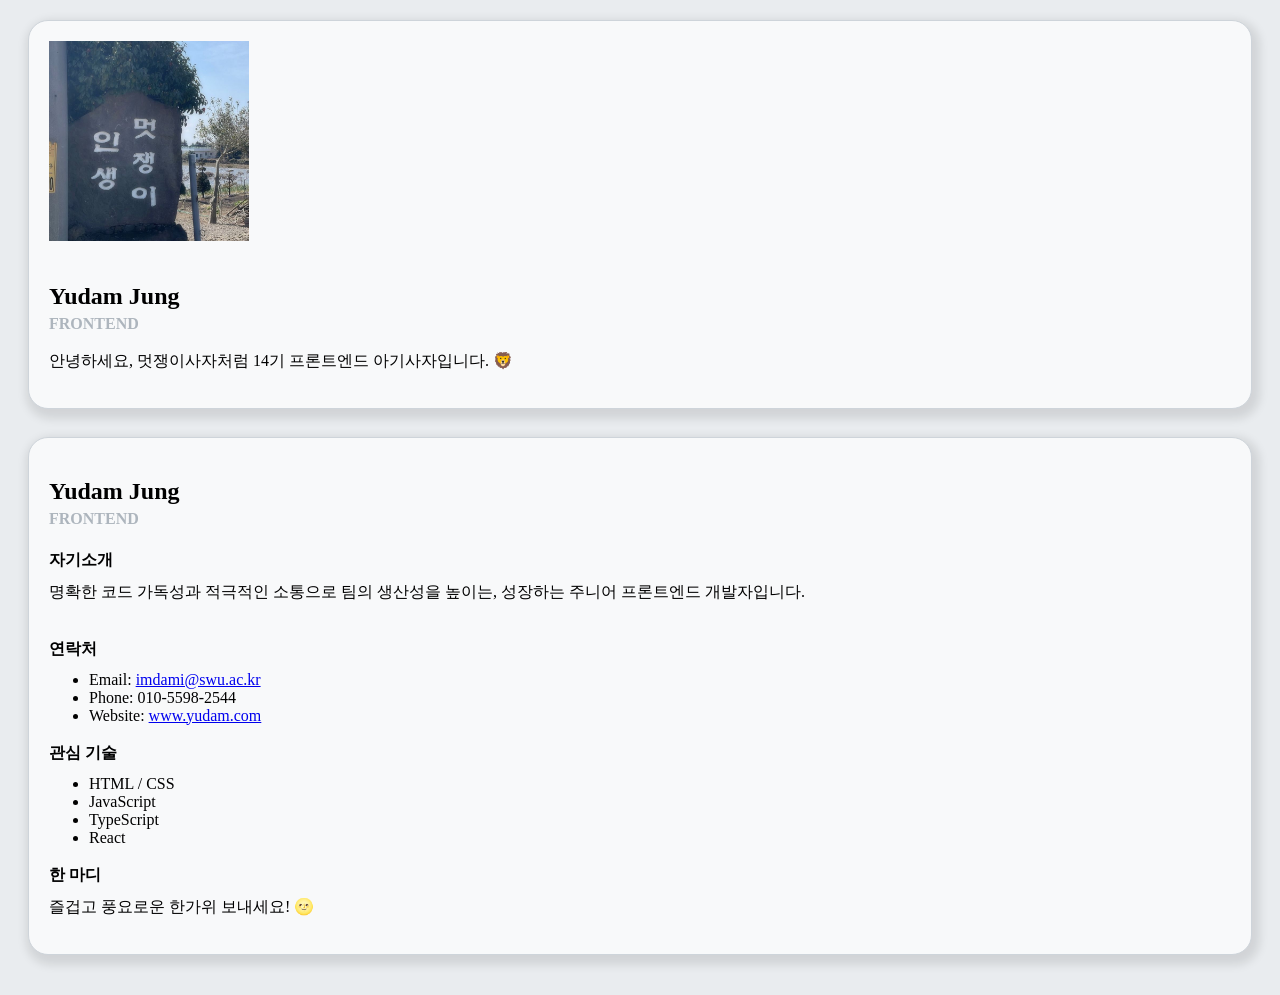
<file: Mission01/index.html>
<!DOCTYPE html>
<html>

<head>
    <meta charset="utf-8">
    <title>자기소개 페이지 만들기</title>
    <link rel="stylesheet" href="style.css">
</head>

<body>
    <div class="profile-summary-card">
        <div class="profile-img">
            <img src="profile-img.jpg" alt="프로필이미지">
        </div>
        <br>
        <div class="name-role">
            <h2>Yudam Jung</h2>
            <h4>FRONTEND</h4>
        </div>
        <p>안녕하세요, 멋쟁이사자처럼 14기 프론트엔드 아기사자입니다. 🦁</p>
    </div>
    <br>
    <div class="profile-detail-card">
        <div class="name-role">
            <h2>Yudam Jung</h2>
            <h4>FRONTEND</h4>
        </div>
        <br>
        <h4>자기소개</h4>
        <p>명확한 코드 가독성과 적극적인 소통으로 팀의 생산성을 높이는, 성장하는 주니어 프론트엔드 개발자입니다.</p>
        <br>
        <h4>연락처</h4>
        <ul>
            <li>Email: <a href="mailto:" imdami@swu.ac.kr>imdami@swu.ac.kr</a></li>
            <li>Phone: 010-5598-2544</li>
            <li>Website: <a href="www.yudam.com">www.yudam.com</a></li>
        </ul>
        <h4>관심 기술</h4>
        <ul>
            <li>HTML / CSS</li>
            <li>JavaScript</li>
            <li>TypeScript</li>
            <li>React</li>
        </ul>
        <h4>한 마디</h4>
        <p>즐겁고 풍요로운 한가위 보내세요! 🌝</p>
    </div>
</body>

</html>
</file>
<file: Mission01/style.css>
html {
    background-color: #e9ecef;
}

.profile-summary-card {
    width: auto;
    height: auto;
    background-color: #f8f9fa;
    border: 1px solid #ced4da;
    border-radius: 20px;
    display: flex;
    flex-direction: column;
    justify-content: center;
    padding: 20px;
    margin: 20px 20px 5px 20px;
    box-shadow: 3px 5px 10px 5px rgba(0, 0, 0, 0.1);
}

.profile-image {
    width: 200px;
    height: 200px;
    overflow: hidden;
}

.profile-summary-card img {
    width: 200px;
    aspect-ratio: 1/1;
    object-fit: cover;
}

.profile-summary-card .name-role h4,
.profile-detail-card .name-role h4 {
    margin-top: -15px;
    margin-bottom: 2px;
    color: #adb5bd;
}

.profile-detail-card {
    width: auto;
    height: auto;
    background-color: #f8f9fa;
    border: 1px solid #ced4da;
    border-radius: 20px;
    margin: 5px 20px 40px 20px;
    box-shadow: 3px 5px 10px 5px rgba(0, 0, 0, 0.1);
    padding: 20px;
    display: flex;
    flex-direction: column;
}

.profile-detail-card h4 {
    margin-top: 2px;
    margin-bottom: -5px;
}
</file>
